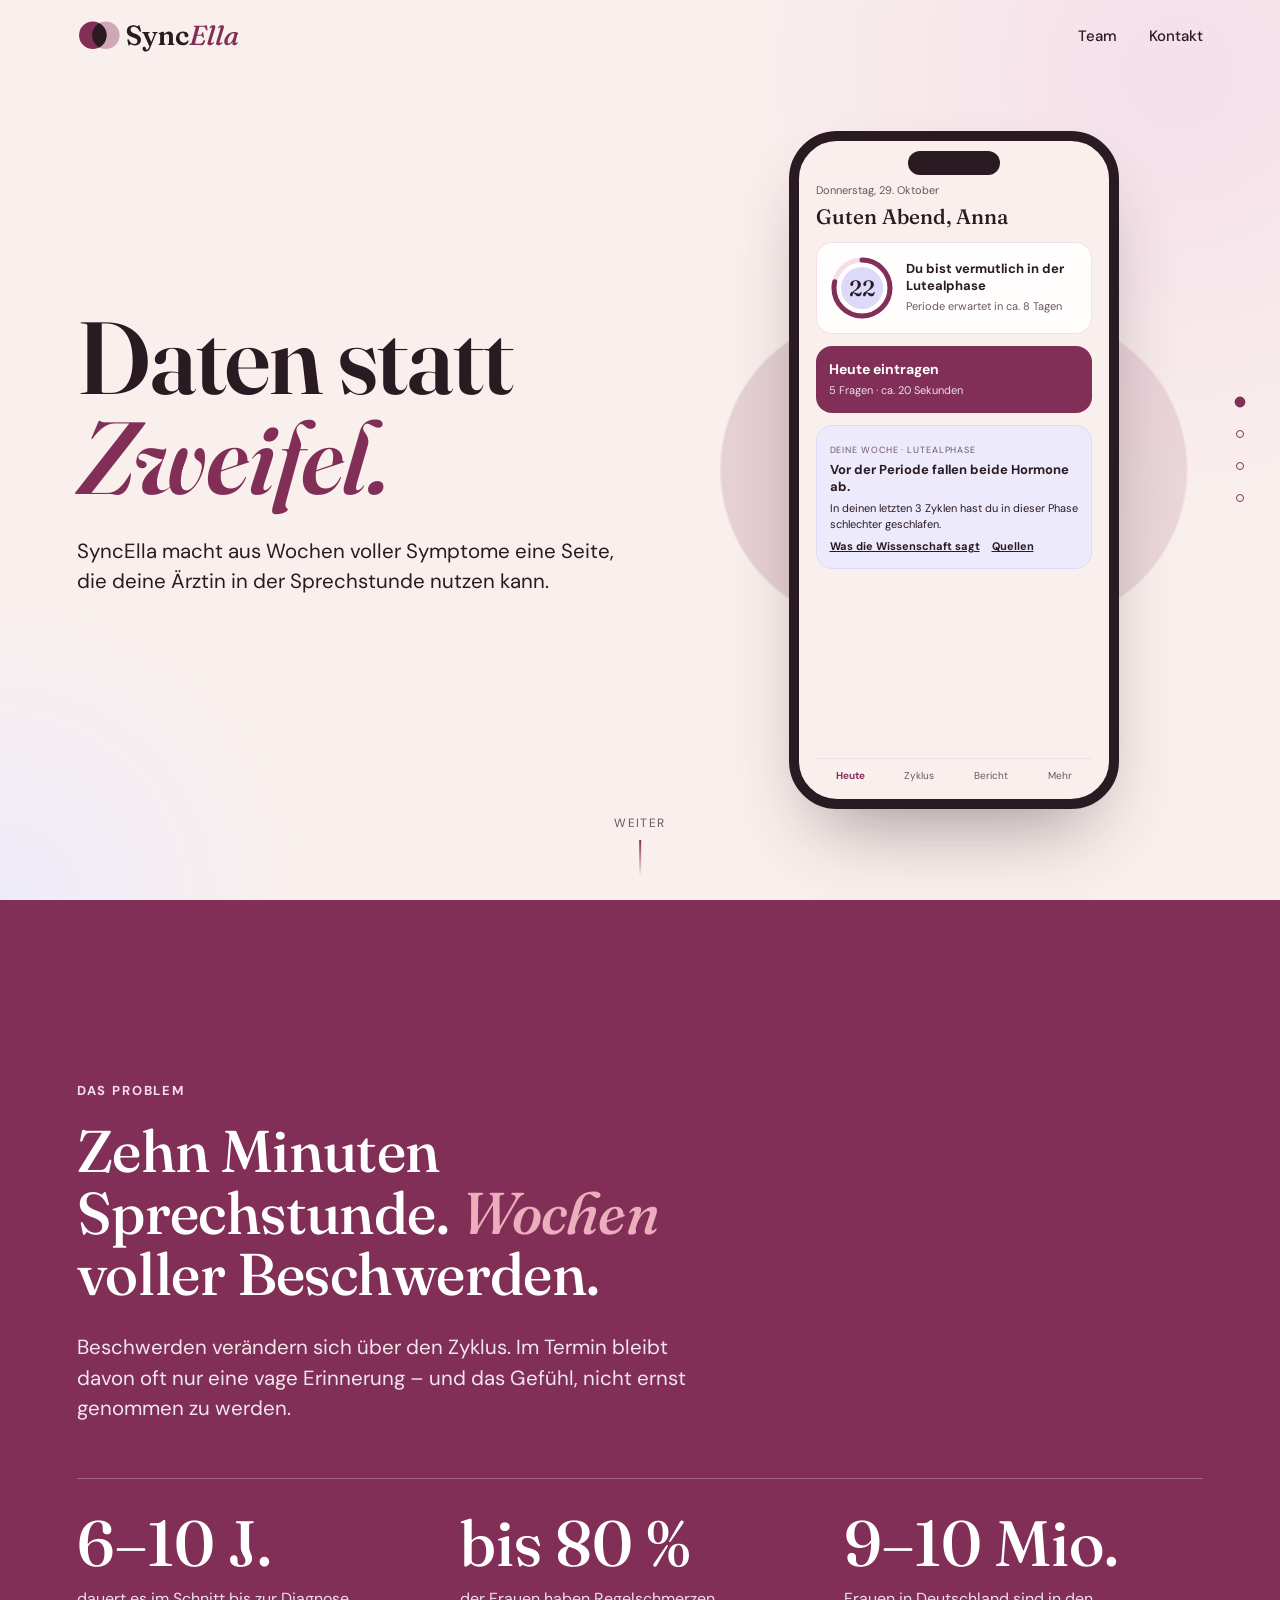
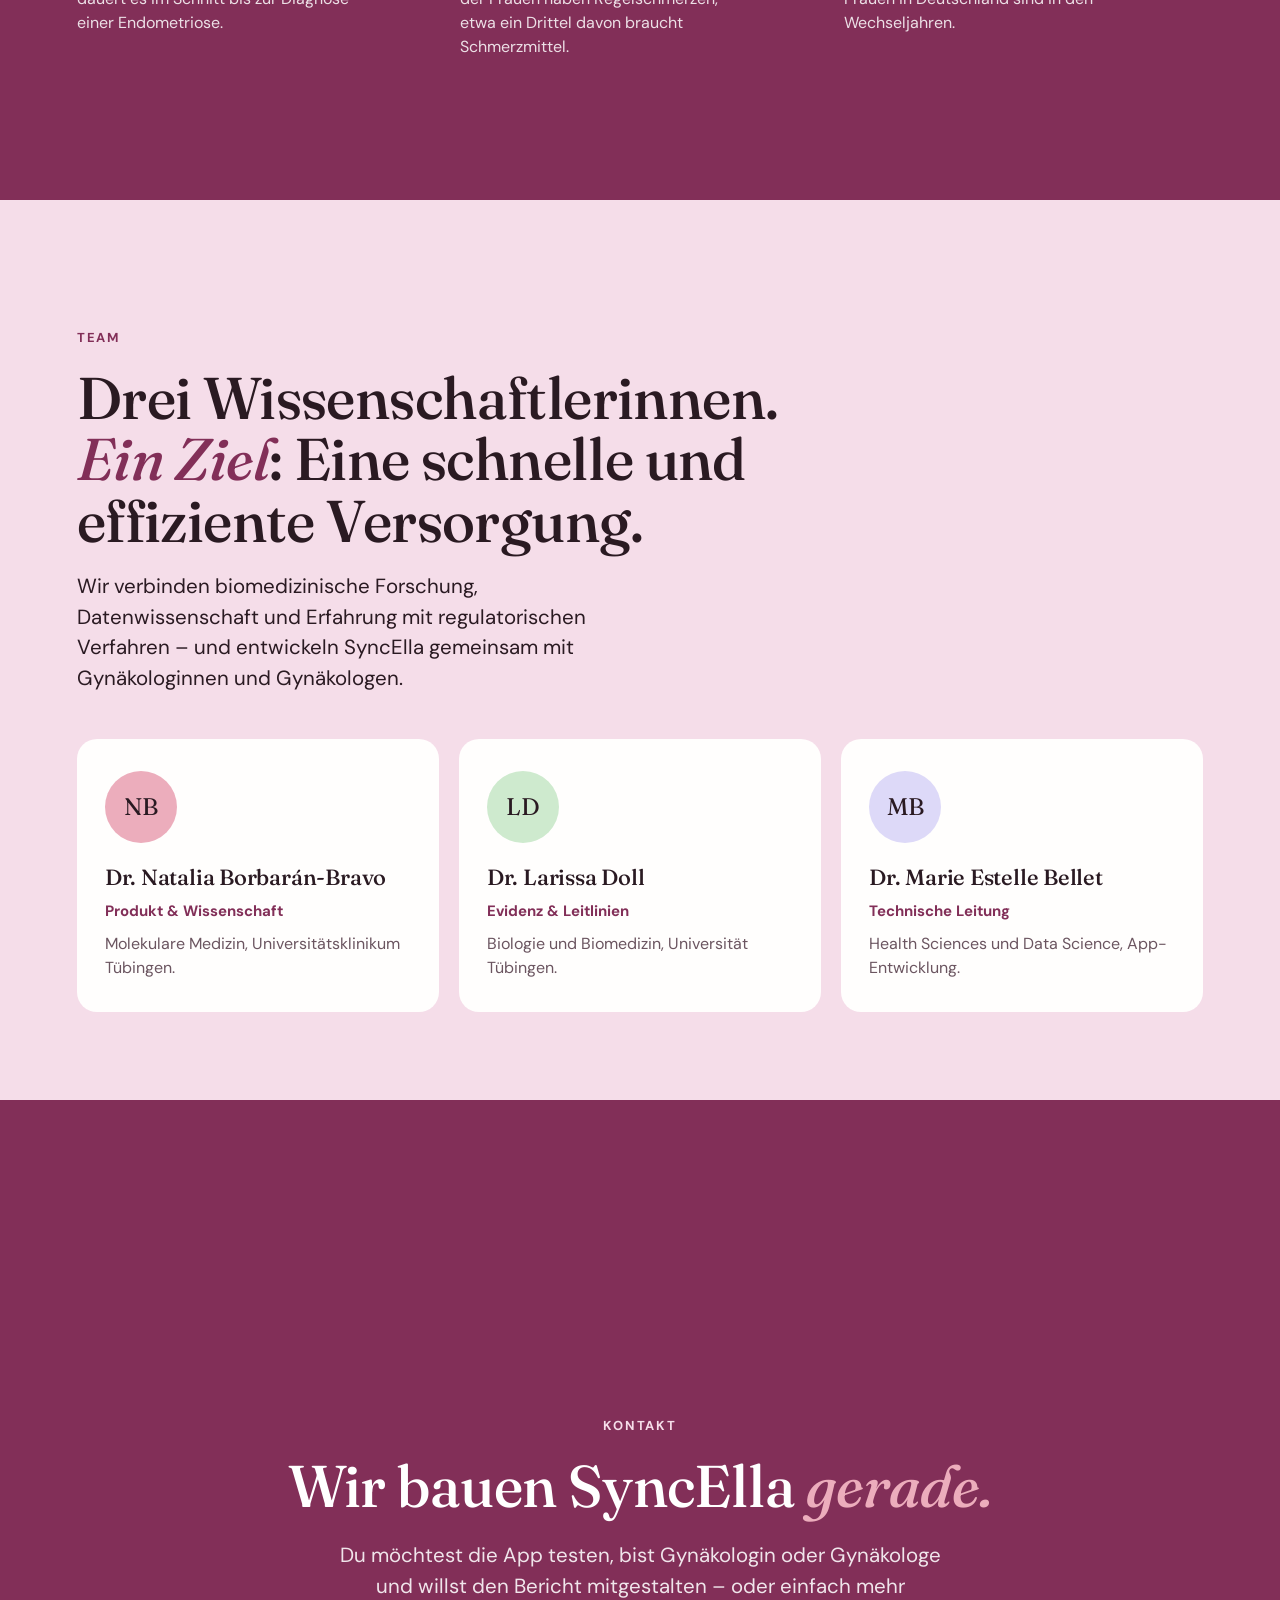
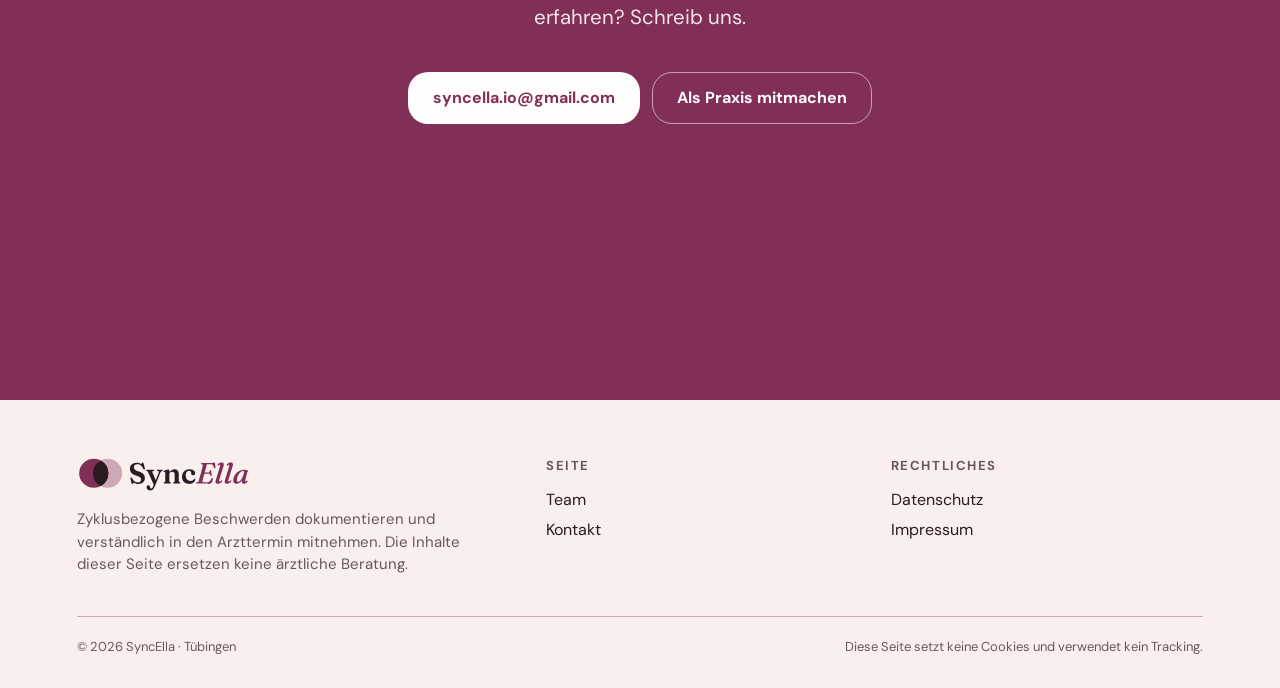
<file: index.html>
<!doctype html>
<html lang="de">
<head>
  <meta charset="utf-8">
  <meta name="viewport" content="width=device-width, initial-scale=1">
  <title>SyncElla – Daten statt Zweifel</title>
  <meta name="description" content="SyncElla ist eine App für zyklusbezogene und hormonelle Beschwerden. Symptome in 20 Sekunden am Tag dokumentieren und einen klaren Bericht in den Arzttermin mitnehmen.">
  <meta name="theme-color" content="#F9F0ED">
  <meta property="og:title" content="SyncElla – Daten statt Zweifel">
  <meta property="og:description" content="Aus Wochen voller Symptome wird eine Seite, die deine Ärztin in einer Minute versteht.">
  <meta property="og:image" content="assets/logo.png">
  <link rel="icon" href="assets/mark.svg" type="image/svg+xml">
  <link rel="apple-touch-icon" href="assets/mark.png">
  <link rel="stylesheet" href="styles.css">
</head>
<body>
  <a class="skip-link" href="#main">Zum Inhalt springen</a>

  <!-- ================= Header ================= -->
  <header class="site-header" id="top">
    <a class="brand" href="#start" aria-label="SyncElla – zur Startseite">
      <img src="assets/logo.svg" alt="SyncElla" width="178" height="37">
    </a>
    <nav class="nav-inline" aria-label="Hauptnavigation">
      <a href="#team">Team</a>
      <a href="#kontakt">Kontakt</a>
    </nav>

  </header>



  <!-- ================= Seitenpunkte ================= -->
  <ol class="dots" aria-label="Abschnitte">
    <li><a href="#start" aria-label="Start"><span></span></a></li>
    <li><a href="#problem" aria-label="Das Problem"><span></span></a></li>
    <li><a href="#team" aria-label="Team"><span></span></a></li>
    <li><a href="#kontakt" aria-label="Kontakt"><span></span></a></li>
  </ol>

  <main id="main">

    <!-- 1 · Start -->
    <section class="panel hero" id="start" aria-label="Start">
      <div class="inner split">
        <div>
          <h1 class="reveal" style="--d:.08s">Daten statt <em>Zweifel.</em></h1>
          <p class="lead reveal" style="--d:.16s">SyncElla macht aus Wochen voller Symptome eine Seite, die deine Ärztin in der Sprechstunde nutzen kann.</p>
          <div class="hero-actions reveal" style="--d:.24s">
          </div>
        </div>

        <div class="phone-wrap reveal" style="--d:.2s" aria-hidden="true">
          <div class="phone">
            <span class="date">Donnerstag, 29. Oktober</span>
            <span class="greet">Guten Abend, Anna</span>
            <div class="p-card p-today">
              <svg class="ring" viewBox="0 0 64 64">
                <circle cx="32" cy="32" r="28" fill="none" stroke="#F5DDE9" stroke-width="5"/>
                <circle cx="32" cy="32" r="28" fill="none" stroke="#822F58" stroke-width="5" stroke-linecap="round"
                        stroke-dasharray="138 176" transform="rotate(-90 32 32)"/>
                <circle cx="32" cy="32" r="21" fill="#DDD9F8"/>
                <text class="num" x="32" y="39.5" text-anchor="middle" fill="#2A1A22">22</text>
              </svg>
              <div>
                <strong>Du bist vermutlich in der Lutealphase</strong>
                <small>Periode erwartet in ca. 8 Tagen</small>
              </div>
            </div>
            <div class="p-cta">
              <strong>Heute eintragen</strong>
              <small>5 Fragen · ca. 20 Sekunden</small>
            </div>
            <div class="p-card p-insight">
              <span class="tag">Deine Woche · Lutealphase</span>
              <strong>Vor der Periode fallen beide Hormone ab.</strong>
              <p>In deinen letzten 3 Zyklen hast du in dieser Phase schlechter geschlafen.</p>
              <div class="links"><span>Was die Wissenschaft sagt</span><span>Quellen</span></div>
            </div>
            <div class="p-tabbar"><span>Heute</span><span>Zyklus</span><span>Bericht</span><span>Mehr</span></div>
          </div>
        </div>
      </div>
      <a class="scroll-cue" href="#problem">Weiter</a>
    </section>

    <!-- 2 · Problem -->
    <section class="panel bg-accent" id="problem" data-dark aria-labelledby="problem-title">
      <div class="inner">
        <div class="problem-text">
          <p class="eyebrow reveal">Das Problem</p>
          <h2 id="problem-title" class="reveal" style="--d:.08s">Zehn Minuten Sprechstunde. <em>Wochen</em> voller Beschwerden.</h2>
          <p class="lead reveal" style="--d:.16s">Beschwerden verändern sich über den Zyklus. Im Termin bleibt davon oft nur eine vage Erinnerung – und das Gefühl, nicht ernst genommen zu werden.</p>
        </div>
        <div class="stats">
          <div class="stat reveal" style="--d:.1s">
            <div class="num">6–10 J.</div>
            <p>dauert es im Schnitt bis zur Diagnose einer Endometriose.</p>
          </div>
          <div class="stat reveal" style="--d:.2s">
            <div class="num">bis 80 %</div>
            <p>der Frauen haben Regelschmerzen, etwa ein Drittel davon braucht Schmerzmittel.</p>
          </div>
          <div class="stat reveal" style="--d:.3s">
            <div class="num">9–10 Mio.</div>
            <p>Frauen in Deutschland sind in den Wechseljahren.</p>
          </div>
        </div>
      </div>
    </section>

 

    <!-- 8 · Team -->
    <section class="panel bg-soft" id="team" aria-labelledby="team-title">
      <div class="inner">
        <div class="section-head">
          <p class="eyebrow reveal">Team</p>
          <h2 id="team-title" class="reveal" style="--d:.08s">Drei Wissenschaftlerinnen. <br><em>Ein Ziel</em>: Eine schnelle und effiziente Versorgung.</h2>
          <p class="lead reveal" style="--d:.16s">Wir verbinden biomedizinische Forschung, Datenwissenschaft und Erfahrung mit regulatorischen Verfahren – und entwickeln SyncElla gemeinsam mit Gynäkologinnen und Gynäkologen.</p>
        </div>
        <div class="team">
          <article class="member reveal" style="--d:.05s">
            <span class="avatar" style="background:var(--mens)" aria-hidden="true">NB</span>
            <h3>Dr. Natalia Borbarán-Bravo</h3>
            <span class="role">Produkt & Wissenschaft</span>
            <p>Molekulare Medizin, Universitätsklinikum Tübingen.</p>
          </article>
          <article class="member reveal" style="--d:.12s">
            <span class="avatar" style="background:var(--follicular)" aria-hidden="true">LD</span>
            <h3>Dr. Larissa Doll</h3>
            <span class="role">Evidenz & Leitlinien</span>
            <p>Biologie und Biomedizin, Universität Tübingen.</p>
          </article>
          <article class="member reveal" style="--d:.19s">
            <span class="avatar" style="background:var(--luteal)" aria-hidden="true">MB</span>
            <h3>Dr. Marie Estelle Bellet</h3>
            <span class="role">Technische Leitung</span>
            <p>Health Sciences und Data Science, App-Entwicklung.</p>
          </article>
        </div>
      </div>
    </section>

    <!-- 9 · Kontakt -->
    <section class="panel bg-accent contact" id="kontakt" data-dark aria-labelledby="kontakt-title">
      <div class="inner">
        <p class="eyebrow reveal">Kontakt</p>
        <h2 id="kontakt-title" class="reveal" style="--d:.08s">Wir bauen SyncElla <em>gerade.</em></h2>
        <p class="lead reveal" style="--d:.16s">Du möchtest die App testen, bist Gynäkologin oder Gynäkologe und willst den Bericht mitgestalten – oder einfach mehr erfahren? Schreib uns.</p>
        <div class="contact-actions reveal" style="--d:.24s">
          <a class="btn btn-light" href="mailto:syncella.io@gmail.com">syncella.io@gmail.com</a>
          <a class="btn btn-ghost" href="mailto:syncella.io@gmail.com?subject=Praxis%20%E2%80%93%20Bericht%20mitentwickeln">Als Praxis mitmachen</a>
        </div>
        
      </div>
    </section>
  </main>

  <!-- ================= Footer ================= -->
  <footer class="site-footer">
    <div class="footer-inner">
      <div>
        <img src="assets/logo.svg" alt="SyncElla" width="178" height="37">
        <p>Zyklusbezogene Beschwerden dokumentieren und verständlich in den Arzttermin mitnehmen. Die Inhalte dieser Seite ersetzen keine ärztliche Beratung.</p>
      </div>
      <div>
        <h4>Seite</h4>
        <ul>
          <li><a href="#team">Team</a></li>
          <li><a href="#kontakt">Kontakt</a></li>
        </ul>
      </div>
      <div>
        <h4>Rechtliches</h4>
        <ul>
          <li><a href="datenschutz.html">Datenschutz</a></li>
          <li><a href="impressum.html">Impressum</a></li>
        </ul>
      </div>
    </div>
    <div class="footer-bottom">
      <span>© <span data-year>2026</span> SyncElla · Tübingen</span>
      <span>Diese Seite setzt keine Cookies und verwendet kein Tracking.</span>
    </div>
  </footer>

  <script src="main.js"></script>
</body>
</html>
</file>
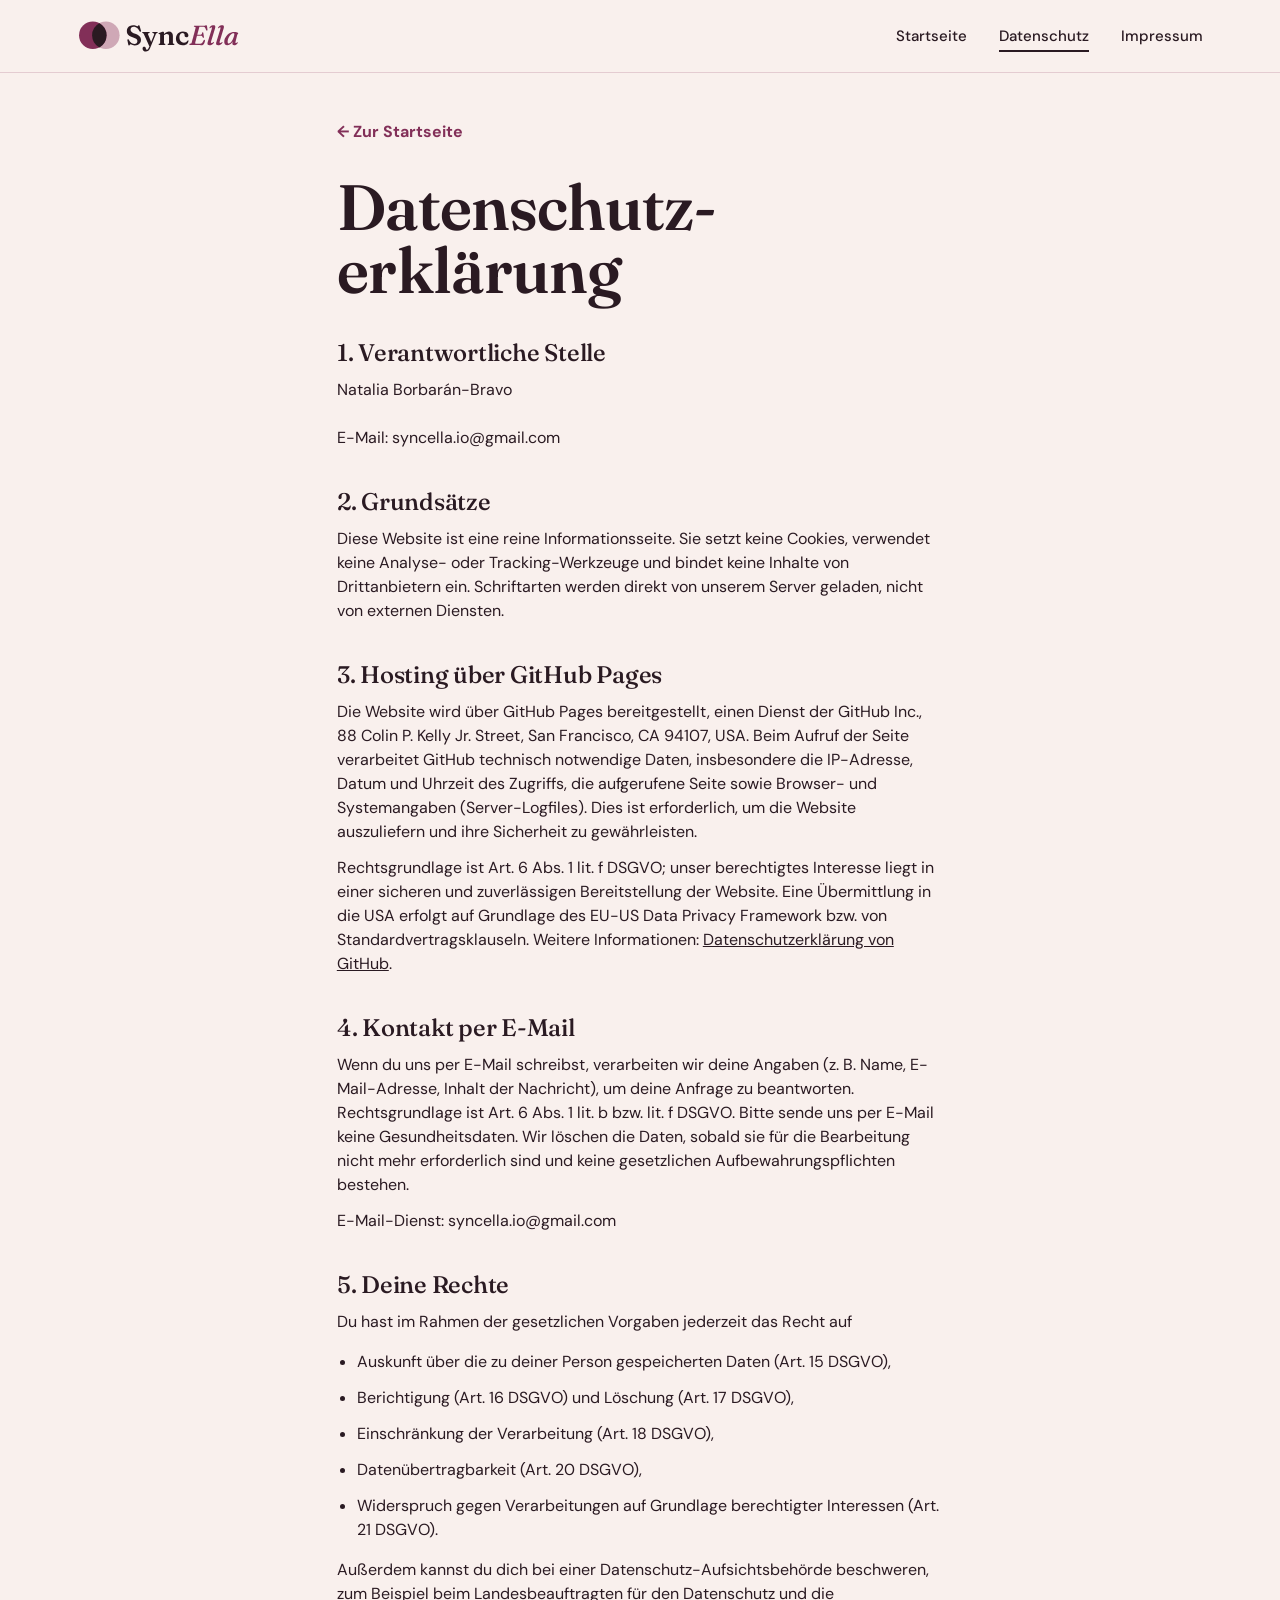
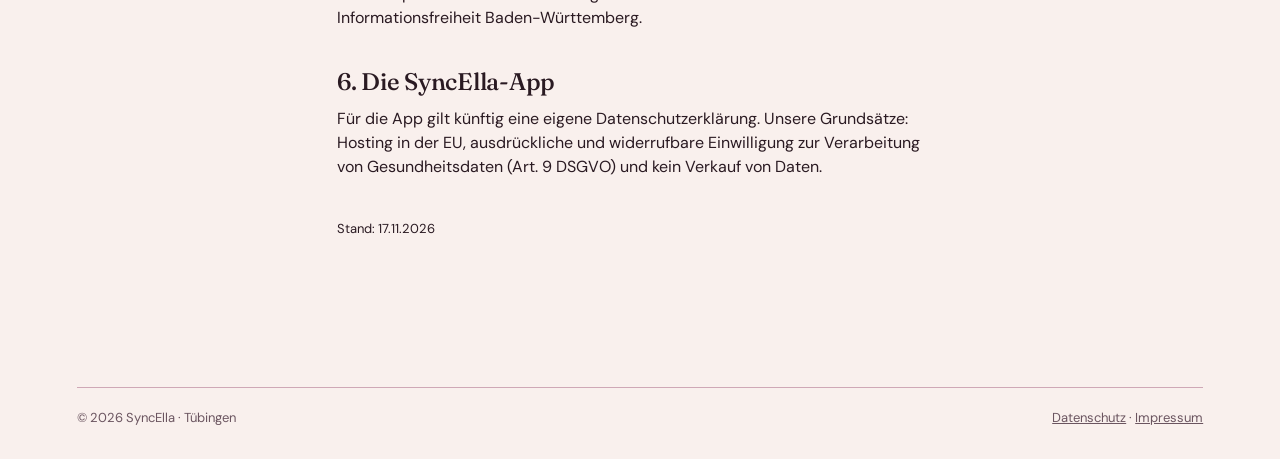
<file: datenschutz.html>
<!doctype html>
<html lang="de" class="page-legal">
<head>
  <meta charset="utf-8">
  <meta name="viewport" content="width=device-width, initial-scale=1">
  <title>Datenschutz – SyncElla</title>
  <meta name="robots" content="noindex">
  <link rel="icon" href="assets/mark.svg" type="image/svg+xml">
  <link rel="stylesheet" href="styles.css">
</head>
<body class="page-legal">
  <header class="site-header">
    <a class="brand" href="index.html" aria-label="SyncElla – zur Startseite">
      <img src="assets/logo.svg" alt="SyncElla" width="178" height="37">
    </a>
    <nav class="nav-inline" aria-label="Rechtliches">
      <a href="index.html">Startseite</a>
      <a href="datenschutz.html" aria-current="true">Datenschutz</a>
      <a href="impressum.html">Impressum</a>
    </nav>
  </header>

  <main class="legal" id="main">
    <a class="back-link" href="index.html">← Zur Startseite</a>
    <h1>Datenschutz&shy;erklärung</h1>


    <h2>1. Verantwortliche Stelle</h2>
    <p>
      Natalia Borbarán-Bravo<br>
      <br>
      E-Mail: syncella.io@gmail.com
    </p>

    <h2>2. Grundsätze</h2>
    <p>Diese Website ist eine reine Informationsseite. Sie setzt keine Cookies, verwendet keine Analyse- oder Tracking-Werkzeuge und bindet keine Inhalte von Drittanbietern ein. Schriftarten werden direkt von unserem Server geladen, nicht von externen Diensten.</p>

    <h2>3. Hosting über GitHub Pages</h2>
    <p>Die Website wird über GitHub Pages bereitgestellt, einen Dienst der GitHub Inc., 88 Colin P. Kelly Jr. Street, San Francisco, CA 94107, USA. Beim Aufruf der Seite verarbeitet GitHub technisch notwendige Daten, insbesondere die IP-Adresse, Datum und Uhrzeit des Zugriffs, die aufgerufene Seite sowie Browser- und Systemangaben (Server-Logfiles). Dies ist erforderlich, um die Website auszuliefern und ihre Sicherheit zu gewährleisten.</p>
    <p>Rechtsgrundlage ist Art. 6 Abs. 1 lit. f DSGVO; unser berechtigtes Interesse liegt in einer sicheren und zuverlässigen Bereitstellung der Website. Eine Übermittlung in die USA erfolgt auf Grundlage des EU-US Data Privacy Framework bzw. von Standardvertragsklauseln. Weitere Informationen: <a href="https://docs.github.com/de/site-policy/privacy-policies/github-general-privacy-statement">Datenschutzerklärung von GitHub</a>.</p>

    <h2>4. Kontakt per E-Mail</h2>
    <p>Wenn du uns per E-Mail schreibst, verarbeiten wir deine Angaben (z. B. Name, E-Mail-Adresse, Inhalt der Nachricht), um deine Anfrage zu beantworten. Rechtsgrundlage ist Art. 6 Abs. 1 lit. b bzw. lit. f DSGVO. Bitte sende uns per E-Mail keine Gesundheitsdaten. Wir löschen die Daten, sobald sie für die Bearbeitung nicht mehr erforderlich sind und keine gesetzlichen Aufbewahrungspflichten bestehen.</p>
    <p>E-Mail-Dienst: syncella.io@gmail.com</p>

    <h2>5. Deine Rechte</h2>
    <p>Du hast im Rahmen der gesetzlichen Vorgaben jederzeit das Recht auf</p>
    <ul>
      <li>Auskunft über die zu deiner Person gespeicherten Daten (Art. 15 DSGVO),</li>
      <li>Berichtigung (Art. 16 DSGVO) und Löschung (Art. 17 DSGVO),</li>
      <li>Einschränkung der Verarbeitung (Art. 18 DSGVO),</li>
      <li>Datenübertragbarkeit (Art. 20 DSGVO),</li>
      <li>Widerspruch gegen Verarbeitungen auf Grundlage berechtigter Interessen (Art. 21 DSGVO).</li>
    </ul>
    <p>Außerdem kannst du dich bei einer Datenschutz-Aufsichtsbehörde beschweren, zum Beispiel beim Landesbeauftragten für den Datenschutz und die Informationsfreiheit Baden-Württemberg.</p>

    <h2>6. Die SyncElla-App</h2>
    <p>Für die App gilt künftig eine eigene Datenschutzerklärung. Unsere Grundsätze: Hosting in der EU, ausdrückliche und widerrufbare Einwilligung zur Verarbeitung von Gesundheitsdaten (Art. 9 DSGVO) und kein Verkauf von Daten.</p>

    <p class="meta" style="margin-top:2.5rem">Stand: 17.11.2026</p>
  </main>

  <footer class="site-footer">
    <div class="footer-bottom" style="margin-top:0">
      <span>© 2026 SyncElla · Tübingen</span>
      <span><a href="datenschutz.html">Datenschutz</a> · <a href="impressum.html">Impressum</a></span>
    </div>
  </footer>
</body>
</html>
</file>
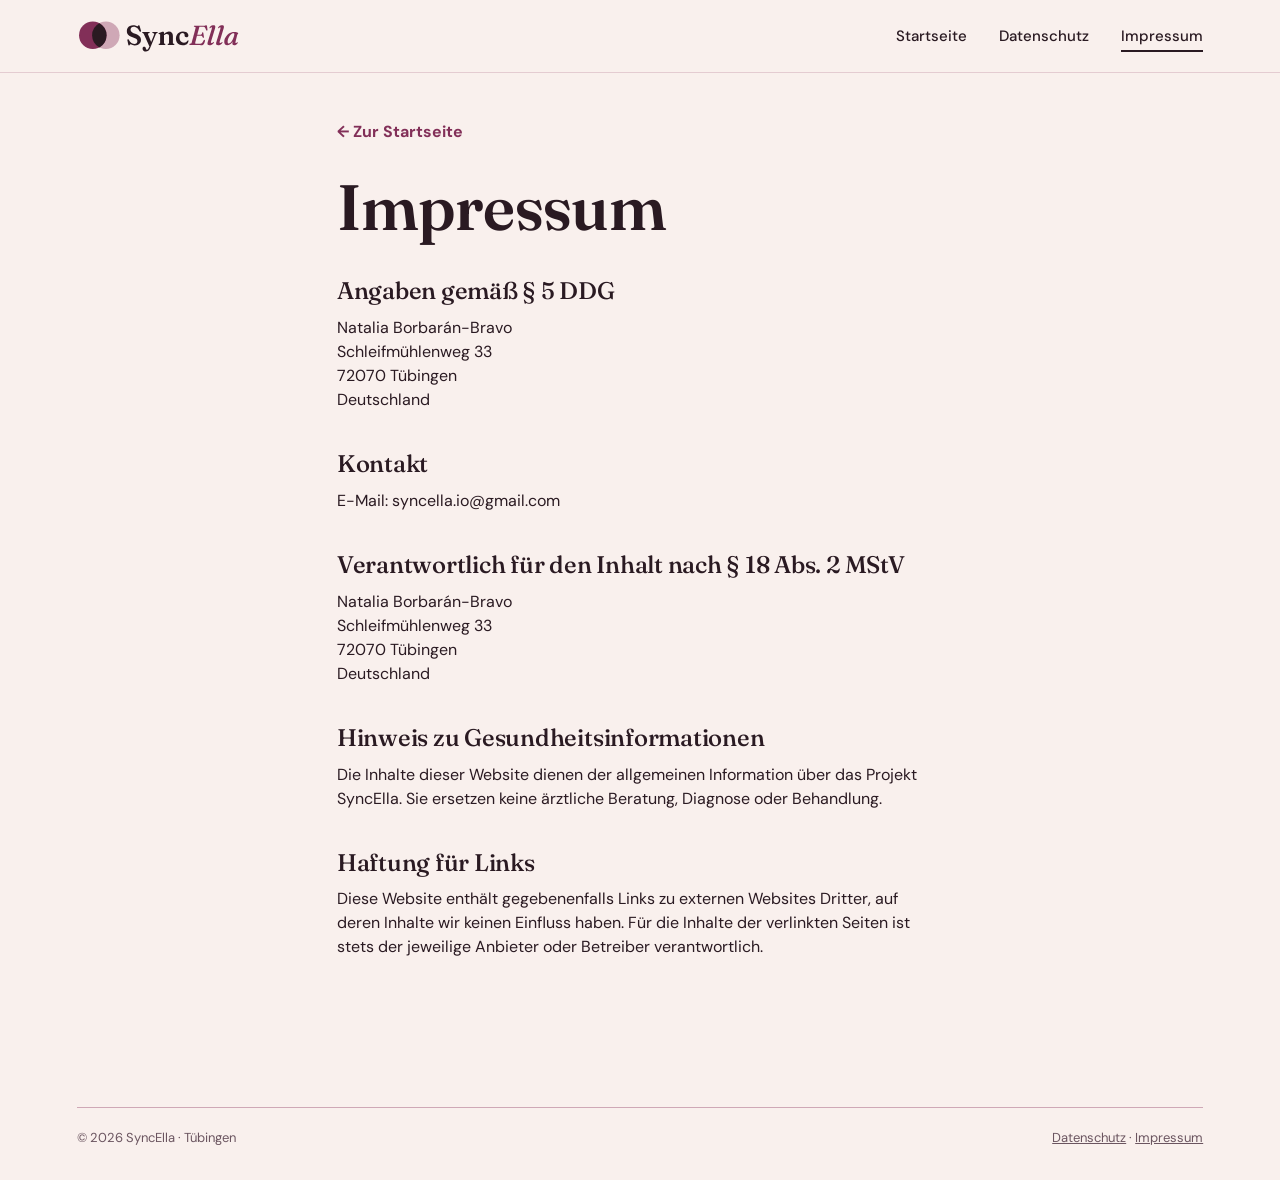
<file: impressum.html>
<!doctype html>
<html lang="de" class="page-legal">
<head>
  <meta charset="utf-8">
  <meta name="viewport" content="width=device-width, initial-scale=1">
  <title>Impressum – SyncElla</title>
  <meta name="robots" content="noindex">
  <link rel="icon" href="assets/mark.svg" type="image/svg+xml">
  <link rel="stylesheet" href="styles.css">
</head>
<body class="page-legal">
  <header class="site-header">
    <a class="brand" href="index.html" aria-label="SyncElla – zur Startseite">
      <img src="assets/logo.svg" alt="SyncElla" width="178" height="37">
    </a>
    <nav class="nav-inline" aria-label="Rechtliches">
      <a href="index.html">Startseite</a>
      <a href="datenschutz.html">Datenschutz</a>
      <a href="impressum.html" aria-current="true">Impressum</a>
    </nav>
  </header>

  <main class="legal" id="main">
    <a class="back-link" href="index.html">← Zur Startseite</a>
    <h1>Impressum</h1>


    <h2>Angaben gemäß § 5 DDG</h2>
    <p>
      Natalia Borbarán-Bravo<br>
      Schleifmühlenweg 33<br>
      72070 Tübingen<br>
      Deutschland
    </p>

    <h2>Kontakt</h2>
    <p>
      E-Mail: syncella.io@gmail.com<br>
    </p>

    <h2>Verantwortlich für den Inhalt nach § 18 Abs. 2 MStV</h2>
    <p>      
      Natalia Borbarán-Bravo<br>
      Schleifmühlenweg 33<br>
      72070 Tübingen<br>
      Deutschland</p>

    <h2>Hinweis zu Gesundheitsinformationen</h2>
    <p>Die Inhalte dieser Website dienen der allgemeinen Information über das Projekt SyncElla. Sie ersetzen keine ärztliche Beratung, Diagnose oder Behandlung.</p>

    <h2>Haftung für Links</h2>
    <p>Diese Website enthält gegebenenfalls Links zu externen Websites Dritter, auf deren Inhalte wir keinen Einfluss haben. Für die Inhalte der verlinkten Seiten ist stets der jeweilige Anbieter oder Betreiber verantwortlich.</p>
  </main>

  <footer class="site-footer">
    <div class="footer-bottom" style="margin-top:0">
      <span>© 2026 SyncElla · Tübingen</span>
      <span><a href="datenschutz.html">Datenschutz</a> · <a href="impressum.html">Impressum</a></span>
    </div>
  </footer>
</body>
</html>
</file>
<file: styles.css>
/* ==========================================================================
   SyncElla – Website
   Design: „B · Plum“ (Color-Token, Stand 30. Okt. 2026)
   Fraunces nur für Überschriften und Fragen, alles andere in DM Sans.
   ========================================================================== */

/* Schriften werden lokal aus /fonts geladen (kein Google-Fonts-Abruf, DSGVO).
   start.sh lädt die Dateien beim ersten Start herunter. */
@font-face {
  font-family: "Fraunces";
  src: local("Fraunces"), url("fonts/Fraunces.ttf") format("truetype");
  font-weight: 100 900;
  font-style: normal;
  font-display: swap;
}
@font-face {
  font-family: "Fraunces";
  src: local("Fraunces Italic"), url("fonts/Fraunces-Italic.ttf") format("truetype");
  font-weight: 100 900;
  font-style: italic;
  font-display: swap;
}
@font-face {
  font-family: "DM Sans";
  src: local("DM Sans"), url("fonts/DMSans.ttf") format("truetype");
  font-weight: 100 1000;
  font-style: normal;
  font-display: swap;
}

:root {
  /* Grundfarben */
  --ground: #f9f0ed;
  --surface: #fffefd;
  --ink: #2a1a22;
  --muted: #6b5560;
  --line: #cfa8b6;
  --accent: #822f58;
  --soft: #f5dde9;
  --warn: #c40f0f;
  --warn-soft: #fbdada;
  --calm: #e7efe9;
  /* Phasenfarben */
  --mens: #ecadbc;
  --mens-soft: #f5d5dd;
  --follicular: #ceeace;
  --follicular-soft: #e6f4e6;
  --ovulation: #f6dcaa;
  --ovulation-soft: #faedd4;
  --luteal: #ddd9f8;
  --luteal-soft: #edebfb;

  --font-display: "Fraunces", "Iowan Old Style", Georgia, serif;
  --font-sans: "DM Sans", system-ui, -apple-system, "Segoe UI", sans-serif;

  --radius: 20px;
  --radius-field: 12px;
  --pad-x: clamp(1.25rem, 6vw, 6rem);
  --header-h: 72px;
}

*,
*::before,
*::after {
  box-sizing: border-box;
}

html {
  scroll-behavior: smooth;
  scroll-snap-type: y proximity;
  scroll-padding-top: 0;
  -webkit-text-size-adjust: 100%;
}

body {
  margin: 0;
  background: var(--ground);
  color: var(--ink);
  font-family: var(--font-sans);
  font-size: 1rem;
  line-height: 1.5;
  -webkit-font-smoothing: antialiased;
  text-rendering: optimizeLegibility;
}

img,
svg {
  display: block;
  max-width: 100%;
}

a {
  color: inherit;
}

:focus-visible {
  outline: 3px solid var(--accent);
  outline-offset: 3px;
  border-radius: 6px;
}

.skip-link {
  position: absolute;
  left: 1rem;
  top: -100px;
  z-index: 100;
  background: var(--accent);
  color: #fff;
  padding: 0.75rem 1rem;
  border-radius: var(--radius-field);
}
.skip-link:focus {
  top: 1rem;
}

.visually-hidden {
  position: absolute !important;
  width: 1px;
  height: 1px;
  overflow: hidden;
  clip: rect(0 0 0 0);
  white-space: nowrap;
}

/* ---------- Typografie ---------- */

h1,
h2,
h3,
.display {
  font-family: var(--font-display);
  font-weight: 500;
  font-optical-sizing: auto;
  letter-spacing: -0.01em;
  margin: 0;
}

h1 {
  font-size: clamp(3rem, 8vw, 6.5rem);
  line-height: 0.98;
  font-weight: 600;
}
h2 {
  font-size: clamp(2.1rem, 4.6vw, 4rem);
  line-height: 1.04;
}
h3 {
  font-size: 1.375rem;
  line-height: 1.2;
}
h1 em,
h2 em {
  font-style: italic;
  color: var(--accent);
}

p {
  margin: 0;
}
h2 + .lead {
  margin-top: 1.25rem;
}

.eyebrow {
  font-size: 0.8125rem;
  font-weight: 700;
  letter-spacing: 0.14em;
  text-transform: uppercase;
  color: var(--accent);
  margin-bottom: 1.25rem;
}

.lead {
  font-size: clamp(1.125rem, 1.6vw, 1.375rem);
  line-height: 1.5;
  max-width: 34rem;
}

.meta {
  font-size: 0.8125rem;
  color: var(--muted);
}

/* ---------- Buttons ---------- */

.btn {
  display: inline-flex;
  align-items: center;
  justify-content: center;
  gap: 0.5rem;
  min-height: 52px;
  padding: 0 1.5rem;
  border-radius: var(--radius);
  font: 700 1rem/1 var(--font-sans);
  text-decoration: none;
  border: 1.5px solid transparent;
  cursor: pointer;
  transition: transform 0.2s ease, background-color 0.2s ease, color 0.2s ease;
}
.btn:hover {
  transform: translateY(-2px);
}
.btn-primary {
  background: var(--accent);
  color: #fff;
}
.btn-primary:hover {
  background: #6d2449;
}
.btn-ghost {
  background: var(--surface);
  color: var(--ink);
  border-color: var(--line);
}
.btn-light {
  background: var(--surface);
  color: var(--accent);
}

/* ---------- Header ---------- */

.site-header {
  position: fixed;
  inset: 0 0 auto 0;
  z-index: 50;
  height: var(--header-h);
  display: flex;
  align-items: center;
  justify-content: space-between;
  gap: 1rem;
  padding: 0 var(--pad-x);
  transition: background-color 0.3s ease, box-shadow 0.3s ease;
}
.site-header.is-scrolled {
  background: rgba(249, 240, 237, 0.86);
  backdrop-filter: saturate(1.4) blur(14px);
  -webkit-backdrop-filter: saturate(1.4) blur(14px);
  box-shadow: 0 1px 0 rgba(207, 168, 182, 0.5);
}
.site-header.on-dark:not(.is-scrolled) .nav-inline a,
.site-header.on-dark:not(.is-scrolled) .menu-toggle {
  color: #fff;
}
.site-header.on-dark:not(.is-scrolled) .menu-toggle {
  border-color: rgba(255, 255, 255, 0.5);
}
.site-header.on-dark:not(.is-scrolled) .brand {
  background: var(--surface);
  border-radius: 14px;
}

.brand {
  display: inline-flex;
  padding: 6px 10px;
  margin-left: -10px;
  transition: background-color 0.3s ease;
}
.brand img {
  height: 34px;
  width: auto;
}

.nav-inline {
  display: flex;
  gap: 2rem;
  margin-left: auto;
}
.nav-inline a {
  text-decoration: none;
  font-weight: 500;
  font-size: 0.9375rem;
  position: relative;
  padding: 0.5rem 0;
}
.nav-inline a::after {
  content: "";
  position: absolute;
  left: 0;
  right: 0;
  bottom: 0.2rem;
  height: 2px;
  background: currentColor;
  transform: scaleX(0);
  transform-origin: left;
  transition: transform 0.25s ease;
}
.nav-inline a:hover::after,
.nav-inline a[aria-current="true"]::after {
  transform: scaleX(1);
}

.menu-toggle {
  display: inline-flex;
  align-items: center;
  gap: 0.6rem;
  min-height: 48px;
  padding: 0 1rem;
  border-radius: 999px;
  border: 1.5px solid var(--line);
  background: transparent;
  color: var(--ink);
  font: 700 0.9375rem var(--font-sans);
  cursor: pointer;
}
.menu-toggle .bars {
  width: 18px;
  height: 12px;
  position: relative;
}
.menu-toggle .bars::before,
.menu-toggle .bars::after {
  content: "";
  position: absolute;
  left: 0;
  right: 0;
  height: 2px;
  background: currentColor;
  border-radius: 2px;
  transition: transform 0.3s ease, top 0.3s ease;
}
.menu-toggle .bars::before {
  top: 2px;
}
.menu-toggle .bars::after {
  top: 8px;
}
.menu-open .menu-toggle .bars::before {
  top: 5px;
  transform: rotate(45deg);
}
.menu-open .menu-toggle .bars::after {
  top: 5px;
  transform: rotate(-45deg);
}

/* ---------- Menü (Overlay) ---------- */

.menu {
  position: fixed;
  inset: 0;
  z-index: 40;
  background: var(--accent);
  color: #fff;
  display: flex;
  flex-direction: column;
  padding: calc(var(--header-h) + 2rem) var(--pad-x) 2rem;
  clip-path: circle(0% at calc(100% - 4rem) 2.25rem);
  visibility: hidden;
  transition: clip-path 0.6s cubic-bezier(0.7, 0, 0.2, 1), visibility 0s linear 0.6s;
}
.menu-open .menu {
  clip-path: circle(150% at calc(100% - 4rem) 2.25rem);
  visibility: visible;
  transition: clip-path 0.6s cubic-bezier(0.7, 0, 0.2, 1);
}
.menu-open .site-header {
  background: transparent;
  box-shadow: none;
  backdrop-filter: none;
}
.menu-open .site-header .menu-toggle {
  color: #fff;
  border-color: rgba(255, 255, 255, 0.5);
}
.menu-open .site-header .brand {
  background: var(--surface);
  border-radius: 14px;
}
.menu-open .nav-inline {
  visibility: hidden;
}

.menu-list {
  list-style: none;
  margin: auto 0;
  padding: 0;
  counter-reset: m;
}
.menu-list li {
  counter-increment: m;
  border-bottom: 1px solid rgba(255, 255, 255, 0.22);
}
.menu-list a {
  display: flex;
  align-items: baseline;
  gap: 1.25rem;
  padding: 0.9rem 0;
  text-decoration: none;
  font-family: var(--font-display);
  font-size: clamp(2rem, 5.5vw, 3.75rem);
  line-height: 1.1;
  transition: padding-left 0.3s ease, color 0.3s ease;
}
.menu-list a::before {
  content: "0" counter(m);
  font: 500 0.875rem var(--font-sans);
  color: var(--line);
  min-width: 1.75rem;
}
.menu-list a:hover {
  padding-left: 0.75rem;
  color: var(--soft);
}

.menu-legal {
  display: flex;
  flex-wrap: wrap;
  gap: 0.5rem 2rem;
  align-items: center;
  justify-content: space-between;
  padding-top: 1.5rem;
  font-size: 0.9375rem;
}
.menu-legal nav {
  display: flex;
  gap: 1.75rem;
}
.menu-legal a {
  color: #fff;
  text-underline-offset: 4px;
}
.menu-legal .meta {
  color: var(--line);
}

/* ---------- Seitenpunkte ---------- */

.dots {
  position: fixed;
  right: clamp(0.75rem, 2vw, 1.75rem);
  top: 50%;
  transform: translateY(-50%);
  z-index: 30;
  display: flex;
  flex-direction: column;
  gap: 0.25rem;
  margin: 0;
  padding: 0;
  list-style: none;
}
.dots a {
  display: grid;
  place-items: center;
  width: 28px;
  height: 28px;
}
.dots a span {
  width: 8px;
  height: 8px;
  border-radius: 50%;
  border: 1.5px solid var(--accent);
  transition: transform 0.3s ease, background-color 0.3s ease;
}
.dots a[aria-current="true"] span {
  background: var(--accent);
  transform: scale(1.35);
}
.on-dark-dots .dots a span {
  border-color: #fff;
}
.on-dark-dots .dots a[aria-current="true"] span {
  background: #fff;
}

/* ---------- Panels (bildschirmfüllende Felder) ---------- */

.panel {
  position: relative;
  min-height: 100vh;
  min-height: 100svh;
  scroll-snap-align: start;
  display: flex;
  align-items: center;
  padding: calc(var(--header-h) + 2rem) var(--pad-x) 4rem;
  overflow: hidden;
}
.panel > .inner {
  width: 100%;
  max-width: 1240px;
  margin: 0 auto;
}

.bg-ground { background: var(--ground); }
.bg-surface { background: var(--surface); }
.bg-soft { background: var(--soft); }
.bg-calm { background: var(--calm); }
.bg-luteal { background: var(--luteal-soft); }
.bg-accent {
  background: var(--accent);
  color: #fff;
}
.bg-ink {
  background: var(--ink);
  color: #fff;
}
.bg-accent .eyebrow,
.bg-ink .eyebrow {
  color: var(--soft);
}
.bg-accent h2 em,
.bg-ink h2 em {
  color: var(--mens);
}

.split {
  display: grid;
  grid-template-columns: 1.05fr 0.95fr;
  gap: clamp(2rem, 6vw, 6rem);
  align-items: center;
}
.split.reverse > :first-child {
  order: 2;
}

/* ---------- Reveal-Animation ---------- */

.reveal {
  opacity: 0;
  transform: translateY(28px);
  transition: opacity 0.8s ease, transform 0.8s cubic-bezier(0.2, 0.7, 0.2, 1);
  transition-delay: var(--d, 0s);
}
.is-visible .reveal,
.reveal.is-visible {
  opacity: 1;
  transform: none;
}

/* ---------- 1 · Start ---------- */

.hero {
  background:
    radial-gradient(60vw 60vw at 92% 8%, rgba(245, 221, 233, 0.9), transparent 60%),
    radial-gradient(40vw 40vw at 0% 100%, rgba(237, 235, 251, 0.9), transparent 60%),
    var(--ground);
}
.hero .lead {
  margin-top: 1.75rem;
}
.hero-actions {
  display: flex;
  flex-wrap: wrap;
  gap: 0.75rem;
  margin-top: 2.25rem;
}
.status-pill {
  display: inline-flex;
  align-items: center;
  gap: 0.5rem;
  padding: 0.4rem 0.85rem;
  border-radius: 999px;
  background: var(--surface);
  border: 1px solid var(--line);
  font-size: 0.8125rem;
  font-weight: 500;
  margin-bottom: 1.75rem;
}
.status-pill::before {
  content: "";
  width: 8px;
  height: 8px;
  border-radius: 50%;
  background: var(--accent);
  box-shadow: 0 0 0 0 rgba(130, 47, 88, 0.5);
  animation: pulse 2.4s infinite;
}
@keyframes pulse {
  70% { box-shadow: 0 0 0 9px rgba(130, 47, 88, 0); }
  100% { box-shadow: 0 0 0 0 rgba(130, 47, 88, 0); }
}

.scroll-cue {
  position: absolute;
  left: 50%;
  bottom: 1.5rem;
  transform: translateX(-50%);
  display: flex;
  flex-direction: column;
  align-items: center;
  gap: 0.5rem;
  font-size: 0.75rem;
  letter-spacing: 0.12em;
  text-transform: uppercase;
  color: var(--muted);
  text-decoration: none;
}
.scroll-cue::after {
  content: "";
  width: 1.5px;
  height: 36px;
  background: linear-gradient(var(--accent), transparent);
  animation: cue 2s ease-in-out infinite;
  transform-origin: top;
}
@keyframes cue {
  0% { transform: scaleY(0); }
  50% { transform: scaleY(1); }
  100% { transform: scaleY(1); opacity: 0; }
}

/* Phone-Mockup */
.phone-wrap {
  position: relative;
  display: flex;
  justify-content: center;
}
.phone-wrap::before {
  content: "";
  position: absolute;
  width: 112%;
  aspect-ratio: 1;
  max-width: 560px;
  top: 50%;
  left: 50%;
  translate: -50% -50%;
  border-radius: 50%;
  background:
    radial-gradient(circle at 36% 50%, rgba(130, 47, 88, 0.16) 0 34%, transparent 34.5%),
    radial-gradient(circle at 64% 50%, rgba(207, 168, 182, 0.35) 0 34%, transparent 34.5%);
  z-index: 0;
}
.phone {
  position: relative;
  z-index: 1;
  width: min(330px, 78vw);
  aspect-ratio: 9 / 18.5;
  background: var(--ground);
  border: 10px solid var(--ink);
  border-radius: 48px;
  box-shadow: 0 40px 80px -30px rgba(42, 26, 34, 0.45);
  padding: 2.6rem 1.05rem 1rem;
  display: flex;
  flex-direction: column;
  gap: 0.8rem;
  overflow: hidden;
  font-size: 0.8125rem;
  animation: float 7s ease-in-out infinite;
}
.phone::before {
  content: "";
  position: absolute;
  top: 10px;
  left: 50%;
  translate: -50% 0;
  width: 92px;
  height: 24px;
  background: var(--ink);
  border-radius: 20px;
}
@keyframes float {
  50% { transform: translateY(-10px); }
}
.phone .date {
  font-size: 0.6875rem;
  color: var(--muted);
}
.phone .greet {
  font-family: var(--font-display);
  font-size: 1.3rem;
  font-weight: 500;
  line-height: 1.15;
  margin-top: -0.4rem;
}
.p-card {
  background: var(--surface);
  border: 1px solid var(--soft);
  border-radius: 16px;
  padding: 0.8rem;
}
.p-today {
  display: flex;
  gap: 0.8rem;
  align-items: center;
}
.ring {
  width: 64px;
  height: 64px;
  flex: none;
}
.ring .num {
  font-family: var(--font-display);
  font-size: 22px;
  font-weight: 500;
}
.p-today strong {
  display: block;
  font-size: 0.8125rem;
  line-height: 1.25;
}
.p-today small {
  display: block;
  margin-top: 0.25rem;
  font-size: 0.6875rem;
  color: var(--muted);
}
.p-cta {
  background: var(--accent);
  color: #fff;
  border-radius: 16px;
  padding: 0.8rem;
}
.p-cta strong {
  display: block;
  font-size: 0.875rem;
}
.p-cta small {
  font-size: 0.6875rem;
  opacity: 0.85;
}
.p-insight {
  background: var(--luteal-soft);
  border-color: var(--luteal);
}
.p-insight .tag {
  font-size: 0.5625rem;
  letter-spacing: 0.1em;
  text-transform: uppercase;
  color: var(--muted);
}
.p-insight strong {
  display: block;
  font-size: 0.8125rem;
  margin: 0.2rem 0 0.35rem;
  line-height: 1.3;
}
.p-insight p {
  font-size: 0.6875rem;
  line-height: 1.4;
}
.p-insight .links {
  display: flex;
  gap: 0.75rem;
  margin-top: 0.4rem;
  font-size: 0.6875rem;
  font-weight: 700;
  text-decoration: underline;
}
.p-tabbar {
  margin-top: auto;
  display: flex;
  justify-content: space-around;
  border-top: 1px solid var(--soft);
  padding-top: 0.6rem;
  font-size: 0.625rem;
  color: var(--muted);
}
.p-tabbar span:first-child {
  color: var(--accent);
  font-weight: 700;
}

/* ---------- 2 · Problem ---------- */

.problem-text {
  max-width: 44rem;
}
.problem-text .lead {
  margin-top: 1.75rem;
  max-width: 40rem;
  color: rgba(255, 255, 255, 0.88);
}
.stats {
  display: grid;
  grid-template-columns: repeat(3, 1fr);
  gap: 1.5rem;
  margin-top: clamp(2.5rem, 6vh, 4.5rem);
  padding-top: 2rem;
  border-top: 1px solid rgba(255, 255, 255, 0.25);
}
.stat .num {
  font-family: var(--font-display);
  font-size: clamp(2.5rem, 5vw, 4.25rem);
  line-height: 1;
  font-weight: 500;
}
.stat p {
  margin-top: 0.75rem;
  color: rgba(255, 255, 255, 0.85);
  max-width: 18rem;
}
.source-note {
  margin-top: 2rem;
  font-size: 0.8125rem;
  color: rgba(255, 255, 255, 0.65);
}

/* ---------- 3 · So funktioniert's ---------- */

.section-head {
  max-width: 46rem;
  margin-bottom: clamp(2rem, 5vh, 3.5rem);
}
.section-head .lead {
  margin-top: 1.25rem;
}
.steps {
  display: grid;
  grid-template-columns: repeat(3, 1fr);
  gap: 1.25rem;
}
.step {
  background: var(--surface);
  border-radius: var(--radius);
  padding: 2rem 1.75rem;
  display: flex;
  flex-direction: column;
  gap: 1rem;
  box-shadow: 0 1px 0 var(--line);
}
.step .no {
  font-family: var(--font-display);
  font-style: italic;
  font-size: 1.125rem;
  color: var(--accent);
}
.step p {
  color: var(--muted);
}
.chips {
  display: flex;
  flex-wrap: wrap;
  gap: 0.4rem;
  margin-top: auto;
  padding-top: 0.5rem;
}
.chip {
  display: inline-flex;
  align-items: center;
  min-height: 30px;
  padding: 0 0.75rem;
  border-radius: 999px;
  border: 1px solid var(--line);
  font-size: 0.8125rem;
  font-weight: 500;
  background: var(--surface);
}
.chip.on {
  background: var(--soft);
  border-color: var(--accent);
  color: var(--accent);
}
.timer {
  display: flex;
  align-items: center;
  gap: 0.75rem;
  margin-top: auto;
  padding-top: 0.5rem;
}
.timer .bar {
  flex: 1;
  height: 6px;
  border-radius: 6px;
  background: var(--soft);
  overflow: hidden;
}
.timer .bar span {
  display: block;
  height: 100%;
  width: 0;
  background: var(--accent);
  border-radius: inherit;
  transition: width 2.4s cubic-bezier(0.3, 0.6, 0.2, 1) 0.4s;
}
.is-visible .timer .bar span {
  width: 100%;
}
.timer b {
  font-family: var(--font-display);
  font-size: 1.5rem;
  font-weight: 500;
}
.mini-q {
  margin-top: auto;
  padding: 0.9rem 1rem;
  border-radius: var(--radius-field);
  background: var(--ground);
}
.mini-q .tag {
  display: inline-block;
  font-size: 0.6875rem;
  font-weight: 700;
  padding: 0.15rem 0.5rem;
  border-radius: 999px;
  background: var(--soft);
  color: var(--accent);
}
.mini-q p {
  margin-top: 0.5rem;
  font-family: var(--font-display);
  font-size: 1.0625rem;
  color: var(--ink);
  line-height: 1.25;
}

/* ---------- 4 · Zyklus ---------- */

.cycle-visual {
  position: relative;
  display: grid;
  place-items: center;
}
.cycle-svg {
  width: min(460px, 82vw);
  height: auto;
}
.cycle-svg .arc {
  fill: none;
  stroke-width: 34;
  stroke-linecap: butt;
  stroke-dasharray: var(--len) 1000;
  stroke-dashoffset: var(--len);
  transition: stroke-dashoffset 1.2s cubic-bezier(0.3, 0.6, 0.2, 1);
  transition-delay: var(--d, 0s);
}
.is-visible .cycle-svg .arc {
  stroke-dashoffset: 0;
}
.cycle-center {
  position: absolute;
  text-align: center;
  max-width: 11rem;
}
.cycle-center .display {
  font-size: 1.5rem;
  line-height: 1.15;
}
.cycle-center .meta {
  margin-top: 0.35rem;
}
.legend {
  display: flex;
  flex-wrap: wrap;
  gap: 0.5rem 1.25rem;
  margin-top: 2rem;
  font-size: 0.875rem;
}
.legend span {
  display: inline-flex;
  align-items: center;
  gap: 0.45rem;
}
.legend i {
  width: 12px;
  height: 12px;
  border-radius: 50%;
  border: 1px solid rgba(42, 26, 34, 0.15);
}
.two-views {
  display: grid;
  gap: 1rem;
  margin-top: 2rem;
}
.view {
  display: flex;
  gap: 1rem;
  align-items: flex-start;
}
.view .ic {
  flex: none;
  width: 44px;
  height: 44px;
  border-radius: 50%;
  display: grid;
  place-items: center;
  background: var(--soft);
  color: var(--accent);
}
.view strong {
  display: block;
  font-size: 1.0625rem;
}
.view p {
  color: var(--muted);
}

/* ---------- 5 · Praxen ---------- */

.report {
  background: var(--surface);
  border-radius: var(--radius);
  padding: 1.75rem;
  box-shadow: 0 30px 60px -30px rgba(42, 26, 34, 0.35);
  max-width: 520px;
  margin-left: auto;
  font-size: 0.875rem;
}
.report-head {
  display: flex;
  justify-content: space-between;
  align-items: baseline;
  padding-bottom: 1rem;
  border-bottom: 1px solid var(--soft);
}
.report-head .display {
  font-size: 1.375rem;
}
.report-row {
  display: flex;
  justify-content: space-between;
  align-items: center;
  gap: 1rem;
  padding: 0.85rem 0;
  border-bottom: 1px solid var(--soft);
}
.report-row small {
  display: block;
  color: var(--muted);
  font-size: 0.75rem;
}
.badge {
  flex: none;
  display: inline-flex;
  align-items: center;
  min-height: 26px;
  padding: 0 0.7rem;
  border-radius: 999px;
  font-size: 0.75rem;
  font-weight: 700;
  white-space: nowrap;
}
.badge.ok {
  background: var(--accent);
  color: #fff;
}
.badge.no {
  border: 1.5px solid var(--ink);
}
.badge.missing {
  border: 1.5px dashed var(--muted);
  color: var(--muted);
}
.report-q {
  margin-top: 1rem;
  padding: 0.9rem 1rem;
  border-radius: var(--radius-field);
  background: var(--luteal-soft);
}
.report-q b {
  display: block;
  font-size: 0.75rem;
  letter-spacing: 0.08em;
  text-transform: uppercase;
  color: var(--muted);
  margin-bottom: 0.3rem;
}
.checklist {
  list-style: none;
  padding: 0;
  margin: 2rem 0 0;
  display: grid;
  gap: 0.9rem;
}
.checklist li {
  display: flex;
  gap: 0.85rem;
  align-items: flex-start;
}
.checklist li::before {
  content: "";
  flex: none;
  width: 22px;
  height: 22px;
  margin-top: 1px;
  border-radius: 50%;
  background: var(--accent)
    url("data:image/svg+xml,%3Csvg xmlns='http://www.w3.org/2000/svg' viewBox='0 0 24 24' fill='none' stroke='white' stroke-width='3' stroke-linecap='round' stroke-linejoin='round'%3E%3Cpath d='M6 12.5l4 4 8-9'/%3E%3C/svg%3E")
    center / 14px no-repeat;
}

/* ---------- 6 · Sicherheit ---------- */

.trust-grid {
  display: grid;
  grid-template-columns: repeat(3, 1fr);
  gap: 1rem;
}
.trust {
  background: var(--surface);
  border-radius: var(--radius);
  padding: 1.4rem 1.5rem;
  display: flex;
  flex-direction: column;
  gap: 0.5rem;
}
.trust .ic {
  width: 48px;
  height: 48px;
  border-radius: 14px;
  display: grid;
  place-items: center;
  background: var(--calm);
  color: #2f5a3d;
}
.trust p {
  color: var(--muted);
}
.trust.warn {
  border: 2px solid var(--warn);
  background: var(--surface);
}
.trust.warn .ic {
  background: var(--warn-soft);
  color: var(--warn);
}

.disclaimer {
  margin-top: 2rem;
  display: flex;
  gap: 1rem;
  align-items: center;
  padding: 1.25rem 1.5rem;
  border-radius: var(--radius);
  background: rgba(255, 254, 253, 0.6);
  border: 1px dashed #9db8a5;
}

/* ---------- 7 · Für wen ---------- */

.phases {
  display: grid;
  grid-template-columns: repeat(5, 1fr);
  gap: 1rem;
}
.phase-card {
  border-radius: var(--radius);
  padding: 1.5rem 1.25rem;
  min-height: 15rem;
  display: flex;
  flex-direction: column;
  gap: 0.6rem;
  transition: transform 0.3s ease;
}
.phase-card:hover {
  transform: translateY(-6px);
}
.phase-card h3 {
  font-size: 1.25rem;
}
.phase-card p {
  font-size: 0.9375rem;
  color: rgba(42, 26, 34, 0.78);
}
.phase-card .k {
  margin-top: auto;
  font-family: var(--font-display);
  font-size: 1.75rem;
  line-height: 1;
}
.phase-card .k small {
  display: block;
  font-family: var(--font-sans);
  font-size: 0.75rem;
  margin-top: 0.35rem;
  color: rgba(42, 26, 34, 0.7);
}
.pc-1 { background: var(--mens); }
.pc-2 { background: var(--mens-soft); }
.pc-3 { background: var(--follicular); }
.pc-4 { background: var(--ovulation); }
.pc-5 { background: var(--luteal); }

.lang-row {
  margin-top: 2rem;
  display: flex;
  flex-wrap: wrap;
  gap: 0.75rem 1.5rem;
  align-items: center;
  color: var(--muted);
}
.lang-row .langs {
  display: flex;
  gap: 0.4rem;
}

/* ---------- 8 · Team ---------- */

.team {
  display: grid;
  grid-template-columns: repeat(3, 1fr);
  gap: 1.25rem;
}
.member {
  background: var(--surface);
  border-radius: var(--radius);
  padding: 2rem 1.75rem;
  display: flex;
  flex-direction: column;
  gap: 0.6rem;
}
.avatar {
  width: 72px;
  height: 72px;
  border-radius: 50%;
  display: grid;
  place-items: center;
  font-family: var(--font-display);
  font-size: 1.5rem;
  margin-bottom: 0.75rem;
}
.member .role {
  color: var(--accent);
  font-weight: 700;
  font-size: 0.9375rem;
}
.member p {
  color: var(--muted);
}

/* ---------- 9 · Kontakt ---------- */

.contact {
  text-align: center;
}
.contact .inner {
  max-width: 900px;
}
.contact .lead {
  margin: 1.5rem auto 0;
  color: rgba(255, 255, 255, 0.88);
  max-width: 38rem;
}
.contact-actions {
  display: flex;
  justify-content: center;
  flex-wrap: wrap;
  gap: 0.75rem;
  margin-top: 2.5rem;
}
.timeline {
  display: grid;
  grid-template-columns: repeat(3, 1fr);
  gap: 1rem;
  margin-top: 3.5rem;
  text-align: left;
}
.timeline div {
  padding-top: 1rem;
  border-top: 2px solid rgba(255, 255, 255, 0.3);
}
.timeline div.now {
  border-top-color: #fff;
}
.timeline b {
  display: block;
  font-family: var(--font-display);
  font-weight: 500;
  font-size: 1.25rem;
}
.timeline span {
  font-size: 0.875rem;
  color: rgba(255, 255, 255, 0.75);
}
.bg-accent .btn-ghost {
  background: transparent;
  color: #fff;
  border-color: rgba(255, 255, 255, 0.55);
}

/* ---------- Footer ---------- */

.site-footer {
  background: var(--ground);
  padding: 3.5rem var(--pad-x) 2rem;
  scroll-snap-align: end;
}
.footer-inner {
  max-width: 1240px;
  margin: 0 auto;
  display: grid;
  grid-template-columns: 1.4fr 1fr 1fr;
  gap: 2rem;
}
.footer-inner img {
  height: 36px;
  width: auto;
  margin-bottom: 1rem;
}
.footer-inner p {
  color: var(--muted);
  font-size: 0.9375rem;
  max-width: 24rem;
}
.footer-inner h4 {
  margin: 0 0 0.75rem;
  font-size: 0.8125rem;
  letter-spacing: 0.12em;
  text-transform: uppercase;
  color: var(--muted);
}
.footer-inner ul {
  list-style: none;
  margin: 0;
  padding: 0;
  display: grid;
  gap: 0.4rem;
}
.footer-inner a {
  text-decoration: none;
}
.footer-inner a:hover {
  text-decoration: underline;
  text-underline-offset: 4px;
}
.footer-bottom {
  max-width: 1240px;
  margin: 2.5rem auto 0;
  padding-top: 1.25rem;
  border-top: 1px solid var(--line);
  display: flex;
  flex-wrap: wrap;
  justify-content: space-between;
  gap: 0.75rem;
  font-size: 0.8125rem;
  color: var(--muted);
}

/* ---------- Rechtliche Unterseiten ---------- */

.legal {
  max-width: 760px;
  margin: 0 auto;
  padding: calc(var(--header-h) + 3rem) var(--pad-x) 5rem;
}
.legal h1 {
  font-size: clamp(2.5rem, 6vw, 4rem);
  margin-bottom: 1rem;
}
.legal h2 {
  font-size: 1.5rem;
  margin: 2.5rem 0 0.75rem;
}
.legal p,
.legal li {
  color: var(--ink);
  margin-bottom: 0.75rem;
}
.legal ul {
  padding-left: 1.25rem;
}
.placeholder {
  background: var(--ovulation-soft);
  border: 1.5px dashed #c99a3f;
  border-radius: var(--radius-field);
  padding: 1rem 1.25rem;
  margin: 1.5rem 0;
}
.placeholder strong {
  display: block;
  margin-bottom: 0.25rem;
}
.legal .ph {
  background: var(--ovulation-soft);
  padding: 0 0.3rem;
  border-radius: 4px;
}
.back-link {
  display: inline-flex;
  gap: 0.4rem;
  margin-bottom: 2rem;
  font-weight: 700;
  color: var(--accent);
  text-decoration: none;
}
.page-legal .site-header {
  background: rgba(249, 240, 237, 0.92);
  box-shadow: 0 1px 0 rgba(207, 168, 182, 0.5);
}
.page-legal html,
html.page-legal {
  scroll-snap-type: none;
}

/* ---------- Responsive ---------- */

@media (max-width: 1080px) {
  .phases {
    grid-template-columns: repeat(6, 1fr);
  }
  .phase-card {
    grid-column: span 2;
  }
  .phase-card.pc-4,
  .phase-card.pc-5 {
    grid-column: span 3;
  }
  .phase-card {
    min-height: 12rem;
  }
}

@media (max-width: 900px) {
  :root {
    --header-h: 64px;
  }
  html {
    scroll-snap-type: none;
  }
  .nav-inline,
  .dots {
    display: none;
  }
  .split,
  .split.reverse {
    grid-template-columns: 1fr;
  }
  .split.reverse > :first-child {
    order: 0;
  }
  .steps,
  .trust-grid,
  .team,
  .timeline {
    grid-template-columns: 1fr;
  }
  .stats {
    grid-template-columns: 1fr;
    gap: 1.75rem;
  }
  .phases {
    grid-template-columns: 1fr 1fr;
  }
  .phase-card,
  .phase-card.pc-4 {
    grid-column: auto;
  }
  .phase-card.pc-5 {
    grid-column: 1 / -1;
  }
  .report {
    margin: 0 auto;
  }
  .footer-inner {
    grid-template-columns: 1fr;
  }
  .panel {
    padding-bottom: 5rem;
  }
  .hero .phone-wrap {
    margin-top: 1rem;
  }
}

@media (max-width: 520px) {
  .brand img {
    height: 28px;
  }
  .menu-toggle .label {
    display: none;
  }
  .phases {
    grid-template-columns: 1fr;
  }
  .phase-card {
    min-height: 0;
  }
  .phase-card.pc-5 {
    grid-column: auto;
  }
}

@media (prefers-reduced-motion: reduce) {
  html {
    scroll-behavior: auto;
  }
  *,
  *::before,
  *::after {
    animation: none !important;
    transition: none !important;
  }
  .reveal {
    opacity: 1;
    transform: none;
  }
  .cycle-svg .arc {
    stroke-dashoffset: 0;
  }
  .timer .bar span {
    width: 100%;
  }
}
</file>
